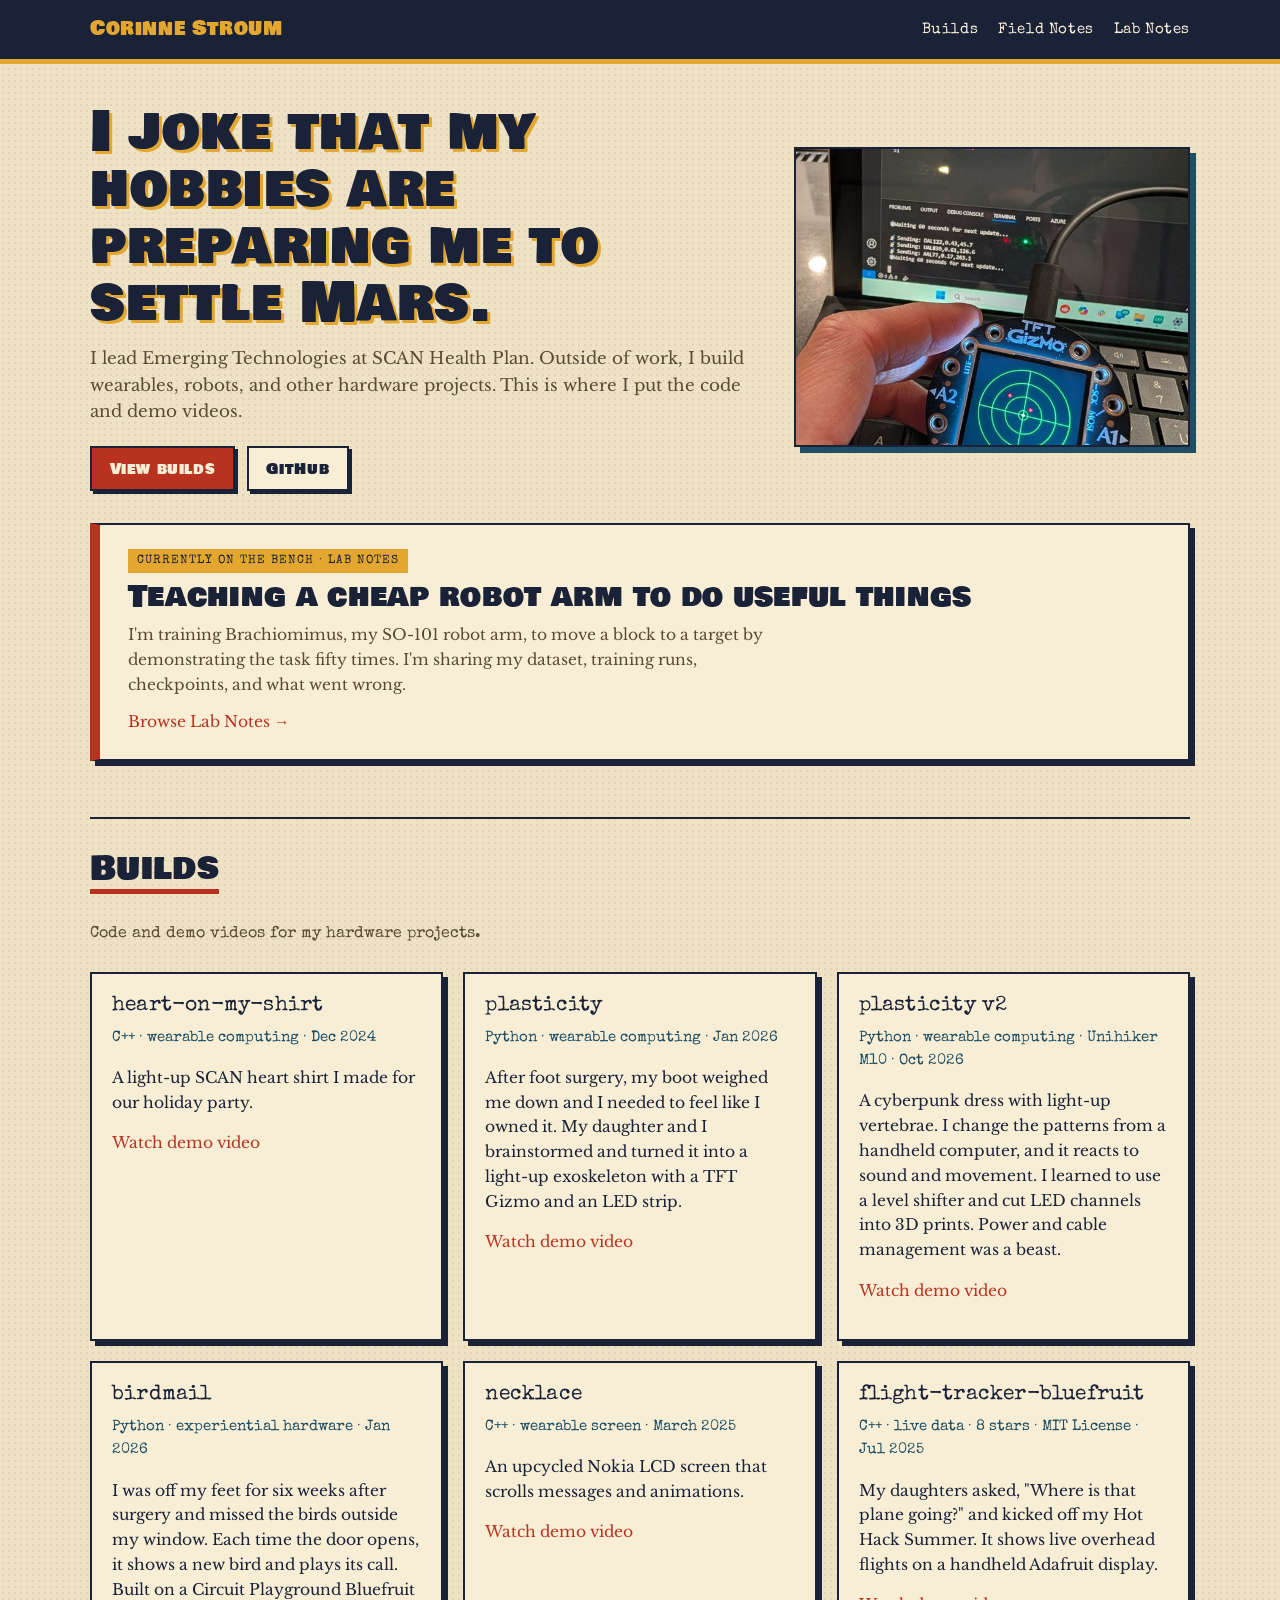
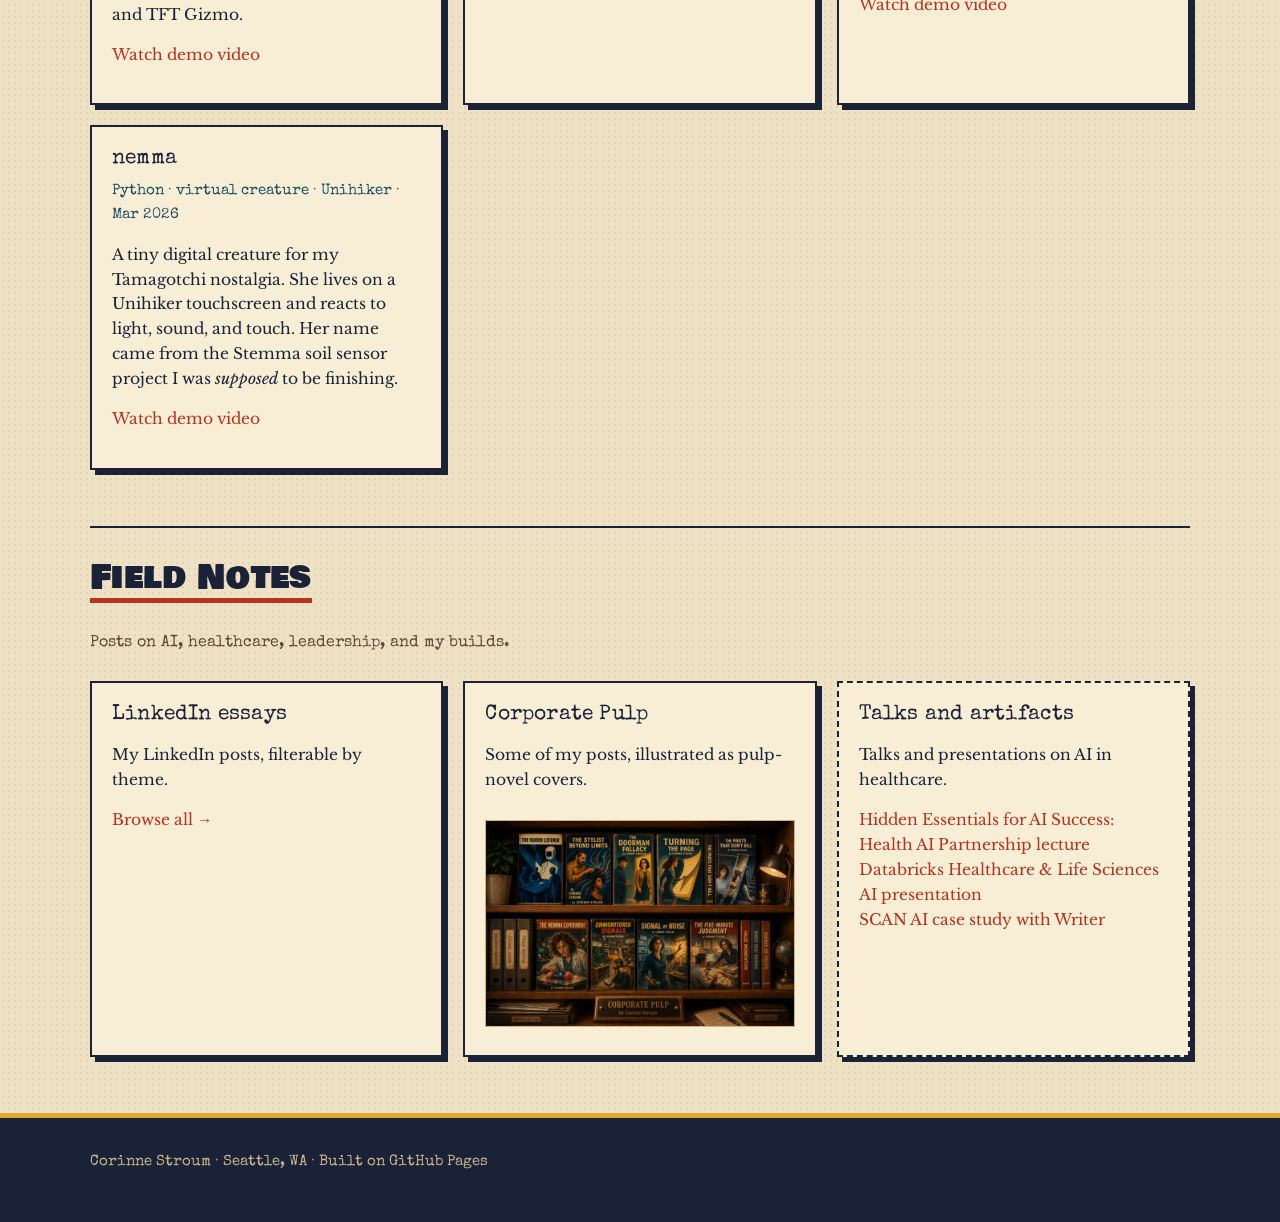
<file: index.html>
<!DOCTYPE html>
<html lang="en">
<head>
  <meta charset="UTF-8" />
  <meta name="viewport" content="width=device-width, initial-scale=1.0" />
  <title>Corinne Stroum</title>
  <style>
    :root {
      --bg: #f7f4ec;
      --paper: #fffdf8;
      --ink: #1c1c1c;
      --muted: #5f5a52;
      --line: #d8d0c2;
      --accent: #1f3c88;
      --max: 1100px;
    }

    * {
      box-sizing: border-box;
    }

    html {
      scroll-behavior: smooth;
    }

    body {
      margin: 0;
      font-family: Georgia, "Times New Roman", serif;
      background: var(--bg);
      color: var(--ink);
      line-height: 1.6;
    }

    a {
      color: var(--accent);
      text-decoration: none;
    }

    a:hover {
      text-decoration: underline;
    }

    .wrap {
      width: min(92%, var(--max));
      margin: 0 auto;
    }

    header {
      border-bottom: 1px solid var(--line);
      background: rgba(255, 253, 248, 0.92);
      position: sticky;
      top: 0;
      backdrop-filter: blur(8px);
    }

    nav {
      display: flex;
      justify-content: space-between;
      align-items: center;
      padding: 1rem 0;
      gap: 1rem;
    }

    nav .name {
      font-size: 1.1rem;
      font-weight: bold;
      letter-spacing: 0.02em;
    }

    nav ul {
      list-style: none;
      display: flex;
      gap: 1.25rem;
      padding: 0;
      margin: 0;
      flex-wrap: wrap;
    }

    .hero {
      padding: 2.5rem 0 2rem;
      display: grid;
      grid-template-columns: 1.7fr 1fr;
      gap: 2rem;
      align-items: center;
    }

    .hero-image img {
      width: 100%;
      height: auto;
      max-height: 300px;
      object-fit: cover;
      border: 1px solid var(--line);
      display: block;
    }

    @media (max-width: 760px) {
      .hero {
        grid-template-columns: 1fr;
      }
      .hero-image {
        order: -1;
      }
    }

    .hero h1 {
      font-size: clamp(1.9rem, 4vw, 3.1rem);
      line-height: 1.1;
      margin: 0 0 0.85rem;
      max-width: 14ch;
    }

    .hero p {
      max-width: 52rem;
      font-size: 1.05rem;
      color: var(--muted);
      margin: 0 0 1.25rem;
    }

    .hero-links {
      display: flex;
      flex-wrap: wrap;
      gap: 0.75rem;
    }

    .feature {
      background: var(--paper);
      border: 1px solid var(--line);
      padding: 1.5rem 1.75rem;
    }

    .feature .kicker {
      text-transform: uppercase;
      letter-spacing: 0.08em;
      font-size: 0.78rem;
      color: var(--accent);
      margin-bottom: 0.5rem;
    }

    .feature h2 {
      font-size: clamp(1.4rem, 2.5vw, 1.8rem);
      line-height: 1.2;
      margin: 0 0 0.6rem;
    }

    .feature p {
      color: var(--muted);
      margin: 0 0 0.75rem;
      max-width: 60ch;
    }

    .button {
      display: inline-block;
      padding: 0.7rem 1rem;
      border: 1px solid var(--ink);
      background: var(--paper);
      color: var(--ink);
    }

    .button.primary {
      background: var(--ink);
      color: var(--paper);
    }

    section {
      padding: 2rem 0 3.5rem;
      border-top: 1px solid var(--line);
    }

    section h2 {
      font-size: 2rem;
      margin: 0 0 0.75rem;
    }

    .section-intro {
      color: var(--muted);
      max-width: 48rem;
      margin-bottom: 1.5rem;
    }

    .grid {
      display: grid;
      grid-template-columns: repeat(auto-fit, minmax(280px, 1fr));
      gap: 1.25rem;
    }

    .card {
      background: var(--paper);
      border: 1px solid var(--line);
      padding: 1.25rem;
      min-height: 220px;
    }

    .card h3 {
      margin-top: 0;
      margin-bottom: 0.5rem;
      font-size: 1.25rem;
    }

    .meta {
      font-size: 0.92rem;
      color: var(--muted);
      margin-bottom: 0.75rem;
    }

    .placeholder {
      border: 1px dashed var(--line);
      background: rgba(255,255,255,0.45);
    }

    footer {
      border-top: 1px solid var(--line);
      padding: 2rem 0 3rem;
      color: var(--muted);
      font-size: 0.95rem;
    }
  </style>
  <link rel="stylesheet" href="pulp.css" />
</head>
<body>
  <header>
    <div class="wrap">
      <nav>
        <div class="name">Corinne Stroum</div>
        <ul>
          <li><a href="#builds">Builds</a></li>
          <li><a href="#field-notes">Field Notes</a></li>
          <li><a href="lab-notes.html">Lab Notes</a></li>
        </ul>
      </nav>
    </div>
  </header>

  <main class="wrap">
    <section class="hero" id="top" style="border-top: none;">
      <div>
        <h1>I joke that my hobbies are preparing me to settle Mars.</h1>
        <p>
          I lead Emerging Technologies at SCAN Health Plan. Outside of work, I build wearables,
          robots, and other hardware projects. This is where I put the code and demo videos.
        </p>
        <div class="hero-links">
          <a class="button primary" href="#builds">View builds</a>
          <a class="button" href="https://github.com/cpstroum" target="_blank" rel="noreferrer">GitHub</a>
        </div>
      </div>
      <div class="hero-image">
        <img src="featured_images/flight-tracker-hero.jpg" alt="Holding a TFT Gizmo display showing a live flight radar, built on the flight-tracker-bluefruit project"/>
      </div>
    </section>

    <section id="featured" style="border-top: none; padding-top: 0;">
      <div class="feature">
        <div class="kicker">Currently on the bench · Lab Notes</div>
        <h2>Teaching a cheap robot arm to do useful things</h2>
        <p>
          I'm training Brachiomimus, my SO-101 robot arm, to move a block to a target by demonstrating
          the task fifty times. I'm sharing my dataset, training runs, checkpoints, and what went wrong.
        </p>
        <a href="lab-notes.html">Browse Lab Notes →</a>
      </div>
    </section>

    <section id="builds">
      <h2>Builds</h2>
      <p class="section-intro">
        Code and demo videos for my hardware projects.
      </p>

      <div class="grid">
        <article class="card">
          <h3><a href="https://github.com/cpstroum/heart-on-my-shirt" target="_blank" rel="noreferrer">heart-on-my-shirt</a></h3>
          <div class="meta">C++ · wearable computing · Dec 2024</div>
          <p>
            A light-up SCAN heart shirt I made for our holiday party.
          </p>
          <p><a href="https://www.youtube.com/shorts/X5aVGgbqIVI?feature=share" target="_blank" rel="noreferrer">Watch demo video</a></p>          
        </article>

        <article class="card">
          <h3><a href="https://github.com/cpstroum/plasticity" target="_blank" rel="noreferrer">plasticity</a></h3>
          <div class="meta">Python · wearable computing · Jan 2026</div>
          <p>
            After foot surgery, my boot weighed me down and I needed to feel like I owned it. My daughter and I
            brainstormed and turned it into a light-up exoskeleton with a TFT Gizmo and an LED strip.
          </p>
          <p><a href="https://youtube.com/shorts/4lvDuCM7rYA?feature=share" target="_blank" rel="noreferrer">Watch demo video</a></p>
        </article>

        <article class="card">
          <h3><a href="https://github.com/cpstroum/plasticity-v2" target="_blank" rel="noreferrer">plasticity v2</a></h3>
          <div class="meta">Python · wearable computing · Unihiker M10 · Oct 2026</div>
          <p>
            A cyberpunk dress with light-up vertebrae. I change the patterns from a handheld computer, and it reacts
            to sound and movement. I learned to use a level shifter and cut LED channels into 3D prints. Power and
            cable management was a beast.
          </p>
          <p><a href="https://www.youtube.com/shorts/pFBPZOs3zG8" target="_blank" rel="noreferrer">Watch demo video</a></p>
        </article>

        <article class="card">
          <h3><a href="https://github.com/cpstroum/birdmail" target="_blank" rel="noreferrer">birdmail</a></h3>
          <div class="meta">Python · experiential hardware · Jan 2026</div>
          <p>
            I was off my feet for six weeks after surgery and missed the birds outside my window. Each time the
            door opens, it shows a new bird and plays its call. Built on a Circuit Playground Bluefruit and TFT Gizmo.
          </p>
          <p><a href="https://youtube.com/shorts/HmwSf9EpsDc" target="_blank" rel="noreferrer">Watch demo video</a></p>
        </article>
        <article class="card">
          <h3>necklace</h3>
          <div class="meta">C++ · wearable screen · March 2025</div>
          <p>
            An upcycled Nokia LCD screen that scrolls messages and animations.
          </p>
          <p><a href="https://www.youtube.com/shorts/i9IcgzRyMqg?feature=share" target="_blank" rel="noreferrer">Watch demo video</a></p>
        </article>
        <article class="card">
          <h3><a href="https://github.com/cpstroum/flight-tracker-bluefruit" target="_blank" rel="noreferrer">flight-tracker-bluefruit</a></h3>
          <div class="meta">C++ · live data · 8 stars · MIT License · Jul 2025</div>
          <p>
            My daughters asked, "Where is that plane going?" and kicked off my Hot Hack Summer. It shows live
            overhead flights on a handheld Adafruit display.
          </p>
          <p><a href="https://youtube.com/shorts/nHk_PbUhS0o" target="_blank" rel="noreferrer">Watch demo video</a></p>
        </article>

        <article class="card">
          <h3><a href="https://github.com/cpstroum/nemma" target="_blank" rel="noreferrer">nemma</a></h3>
          <div class="meta">Python · virtual creature · Unihiker · Mar 2026</div>
          <p>
            A tiny digital creature for my Tamagotchi nostalgia. She lives on a Unihiker touchscreen and reacts to
            light, sound, and touch. Her name came from the Stemma soil sensor project I was <em>supposed</em> to be finishing.
          </p>
          <p><a href="https://youtube.com/shorts/nHk_PbUhS0o?si=_15LoXSzSo2UAEq4" target="_blank" rel="noreferrer">Watch demo video</a></p>
        </article>
      </div>
    </section>

    <section id="field-notes">
      <h2>Field Notes</h2>
      <p class="section-intro">
        Posts on AI, healthcare, leadership, and my builds.
      </p>

      <div class="grid">
        <article class="card">
          <h3><a href="writing.html">LinkedIn essays</a></h3>
          <p>My LinkedIn posts, filterable by theme.</p>
          <p style="margin-top:0.75rem"><a href="writing.html">Browse all →</a></p>
        </article>
        
        <article class="card">
          <h3>Corporate Pulp</h3>
          <p>
            Some of my posts, illustrated as pulp-novel covers.
          </p>
          <a href="writing.html?theme=Corporate%20Pulp"><img src="featured_images/bookshelf.png" alt="Shelf of illustrated pulp-novel covers titled Corporate Pulp by Corinne Stroum" style="width:100%; height:auto; border:1px solid var(--line); margin-top:0.75rem;"/></a>
        </article>

        <article class="card placeholder">
          <h3>Talks and artifacts</h3>
          <p>
            Talks and presentations on AI in healthcare.
          </p>
          <p>
            <a href="https://healthaipartnership.org/insight/hidden-essentials-for-ai-success" target="_blank" rel="noreferrer">Hidden Essentials for AI Success: Health AI Partnership lecture</a><br>
            <a href="https://youtu.be/_m02m-4pzvY" target="_blank" rel="noreferrer">Databricks Healthcare & Life Sciences AI presentation</a><br>
            <a href="https://writer.com/blog/scan-customer-story/" target="_blank" rel="noreferrer">SCAN AI case study with Writer</a>
          </p>
        </article>
      </div>
    </section>

  </main>

  <footer>
    <div class="wrap">
      Corinne Stroum · Seattle, WA · Built on GitHub Pages
    </div>
  </footer>
</body>
</html>
</file>
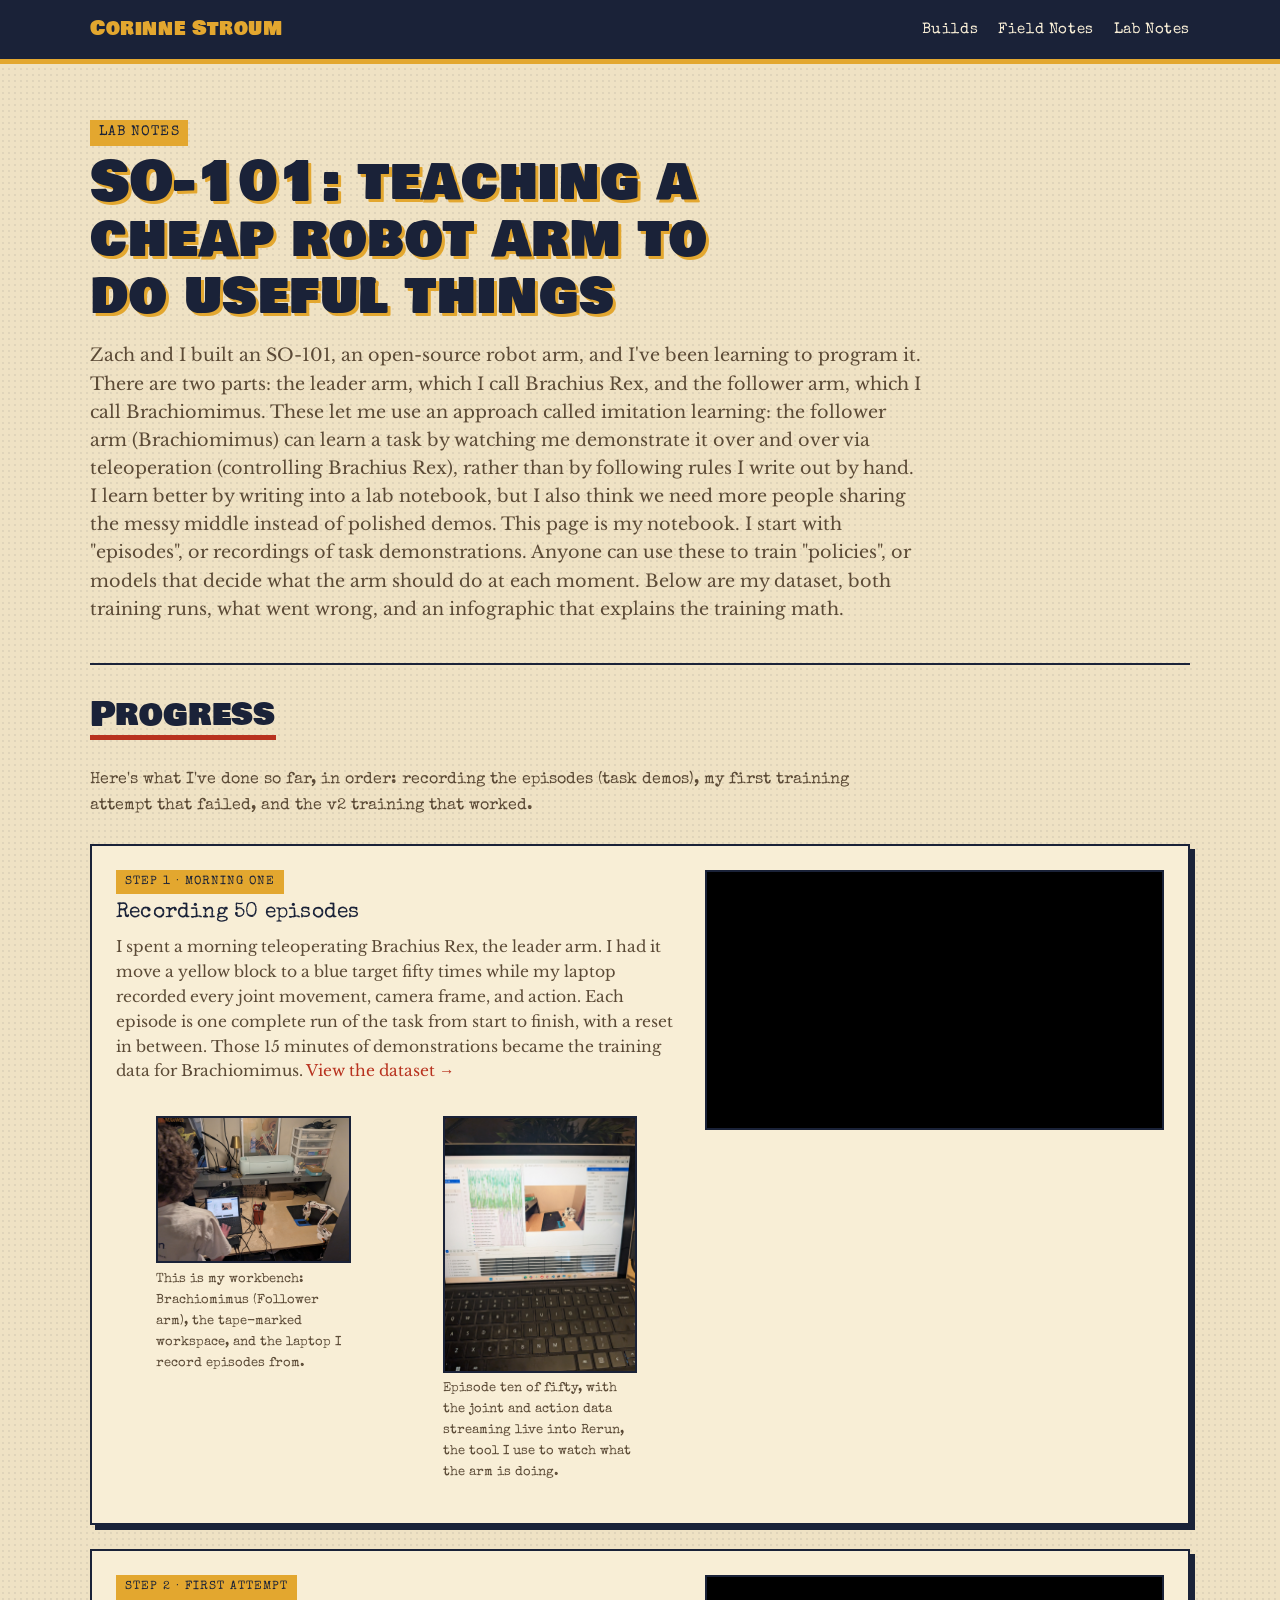
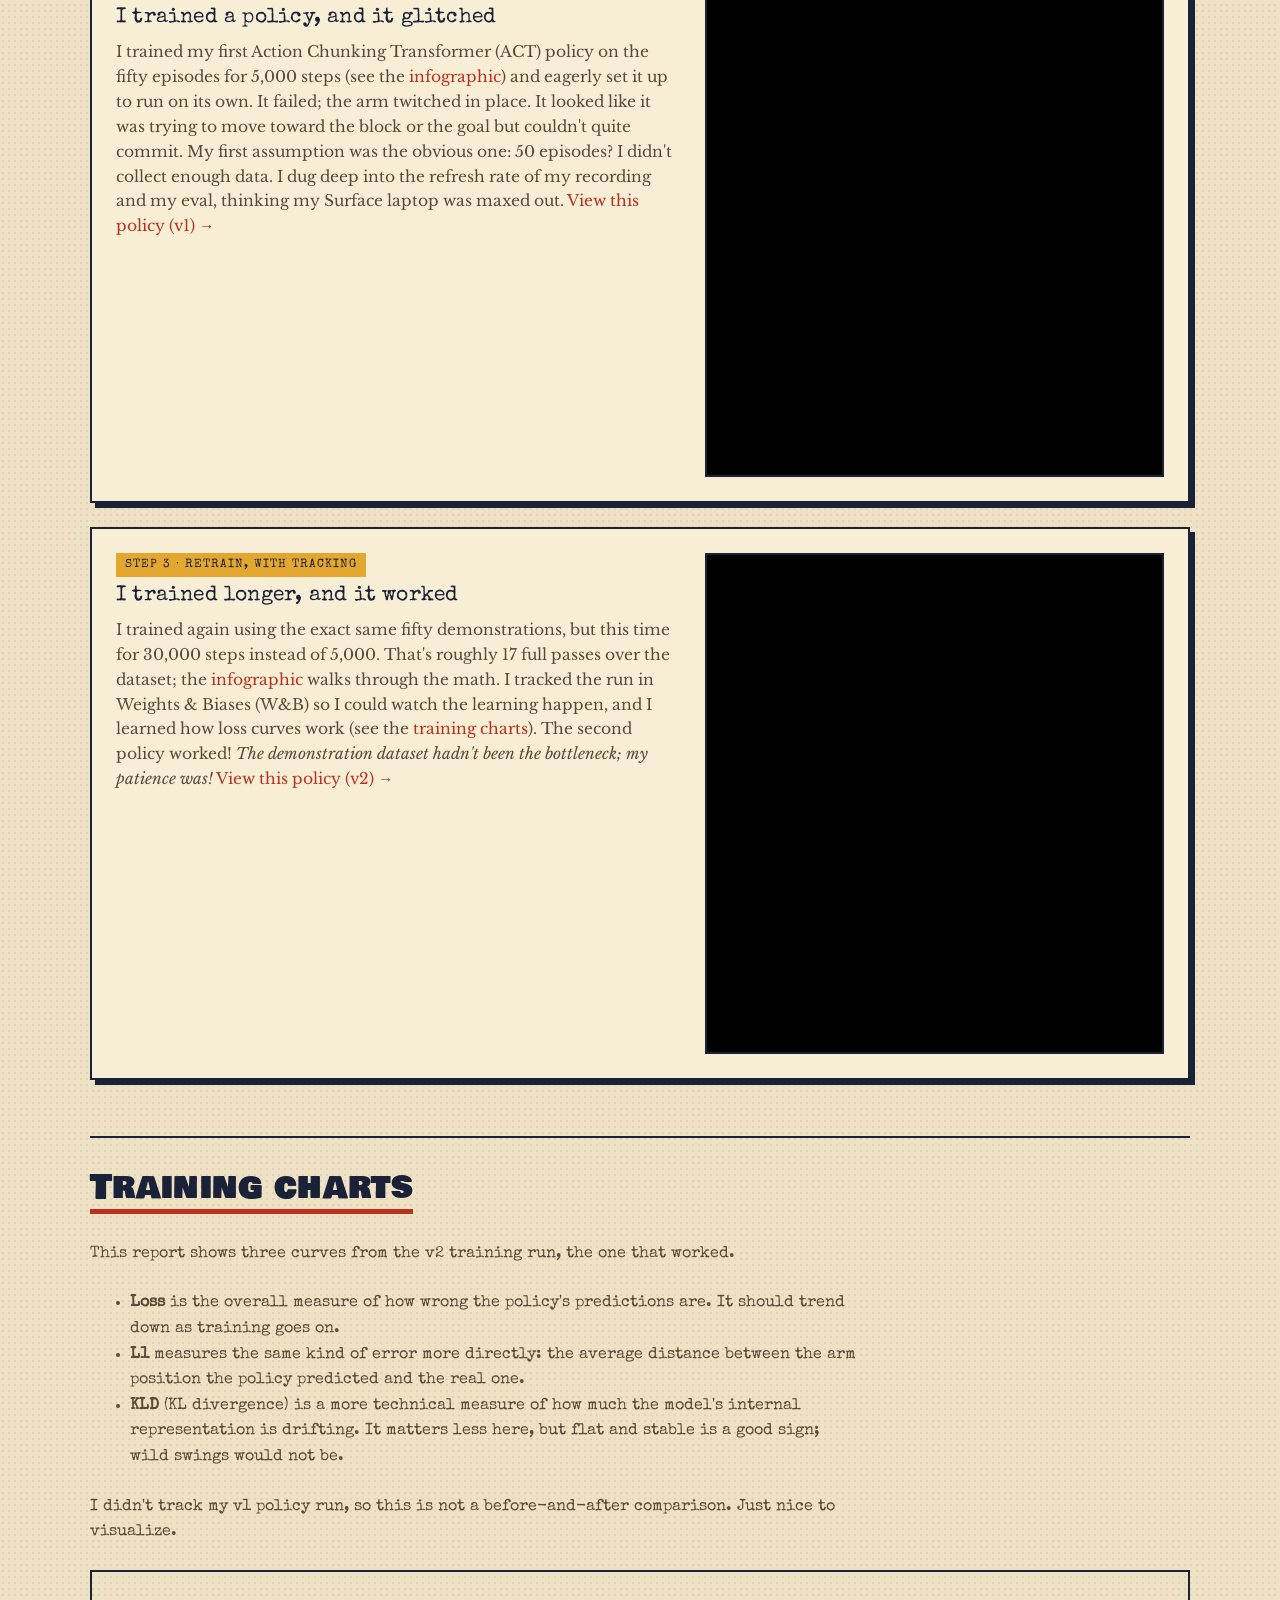
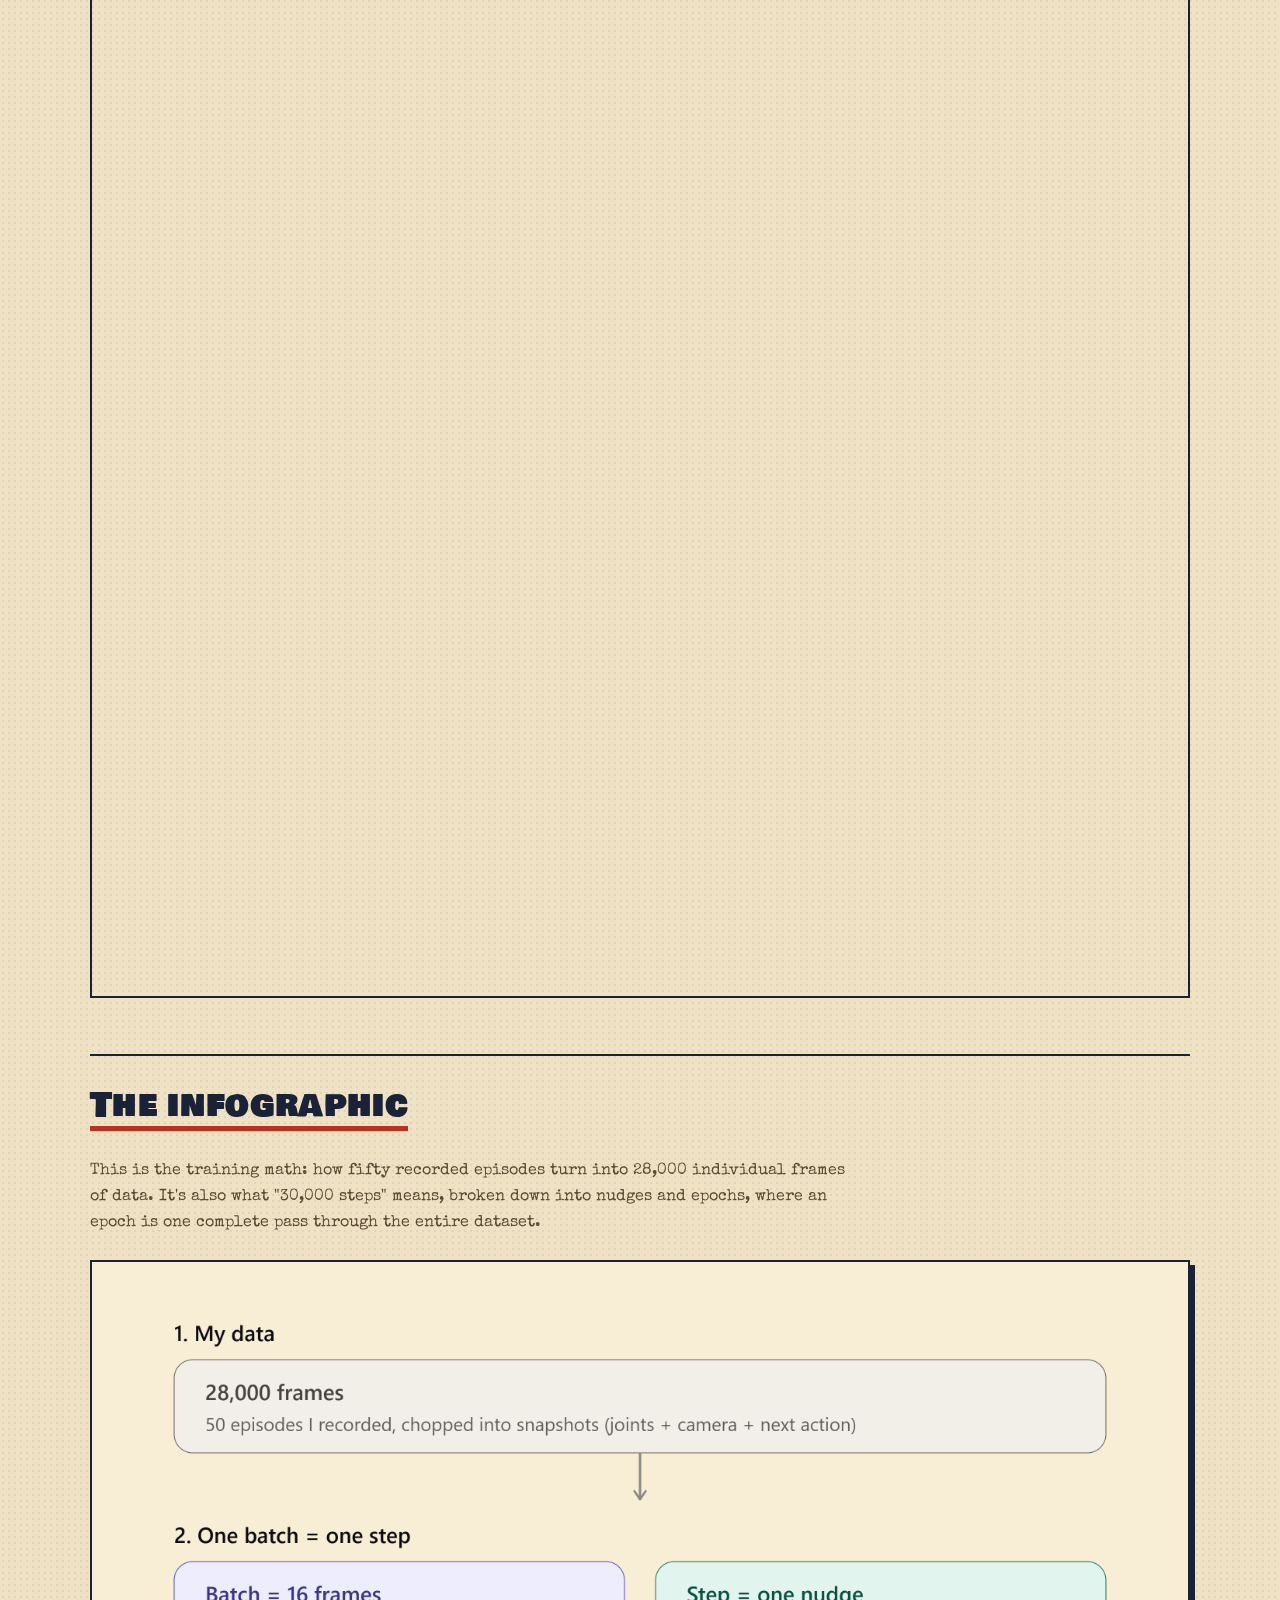
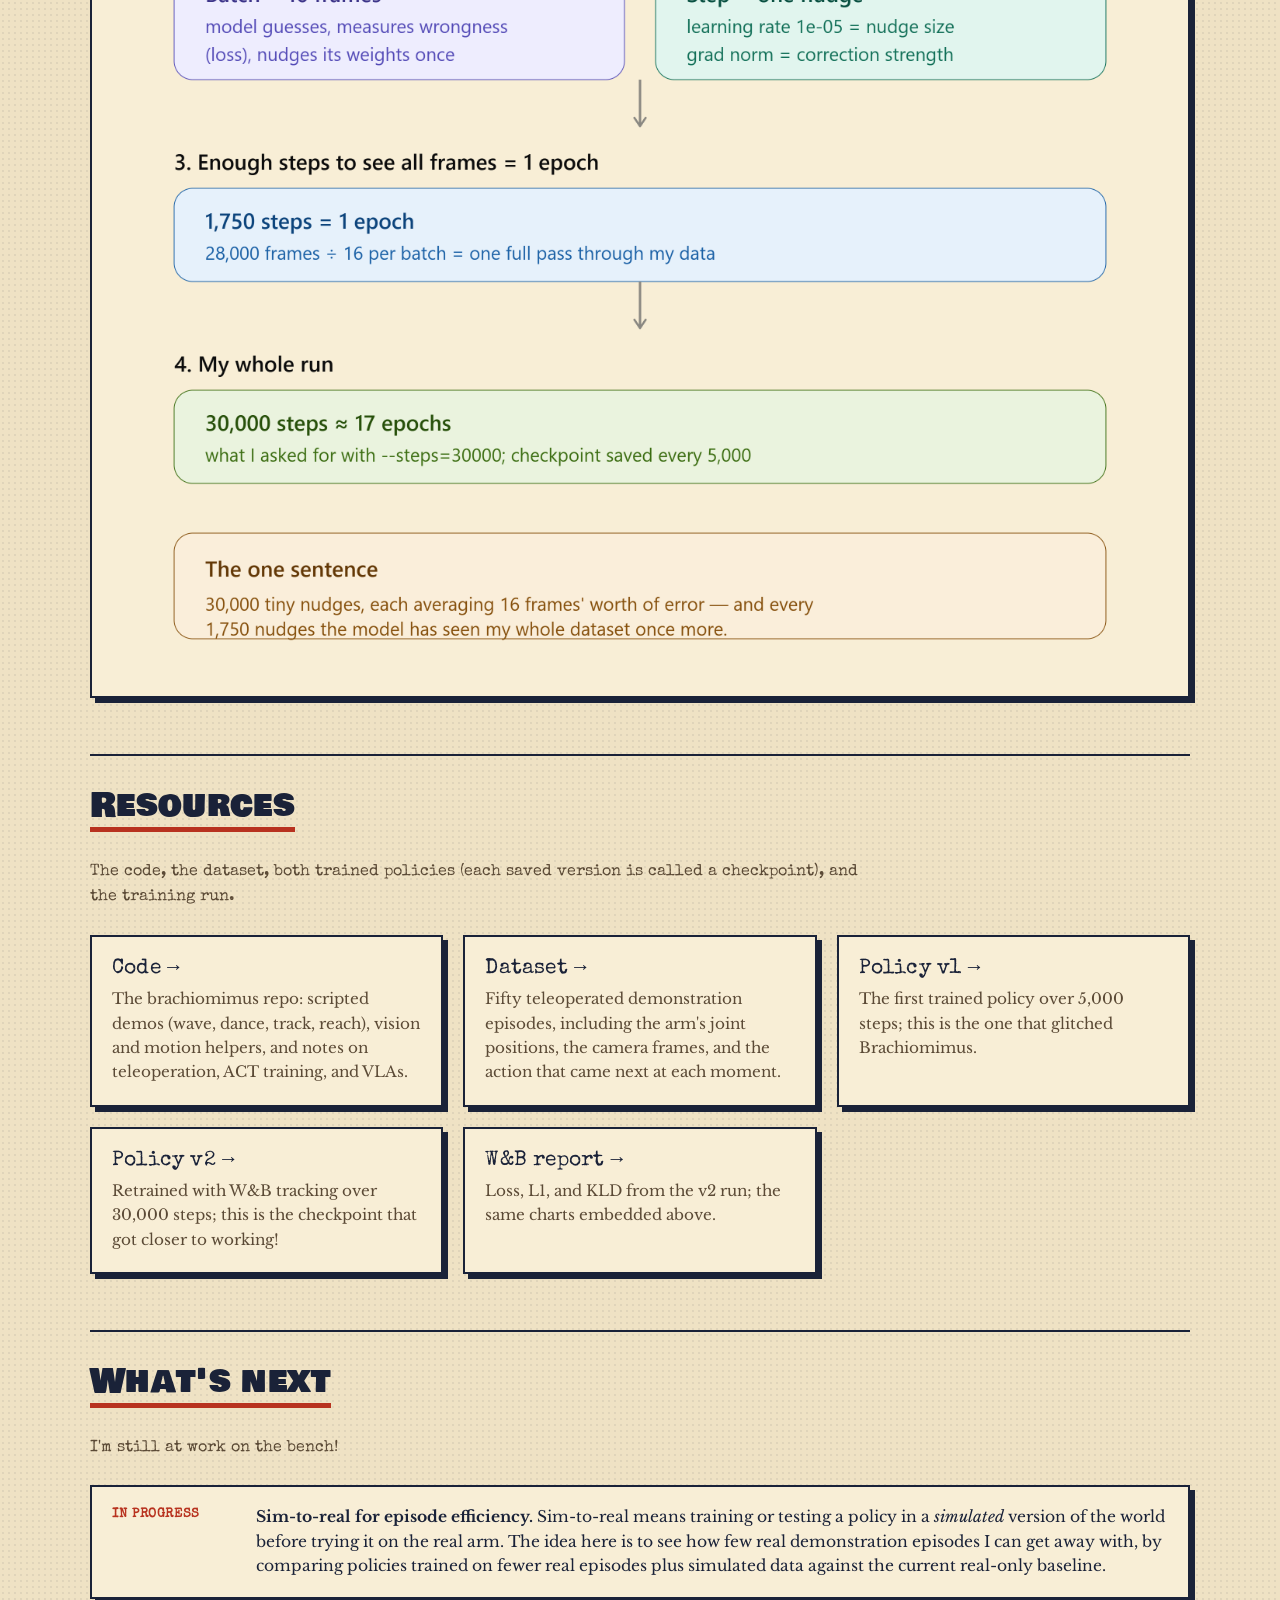
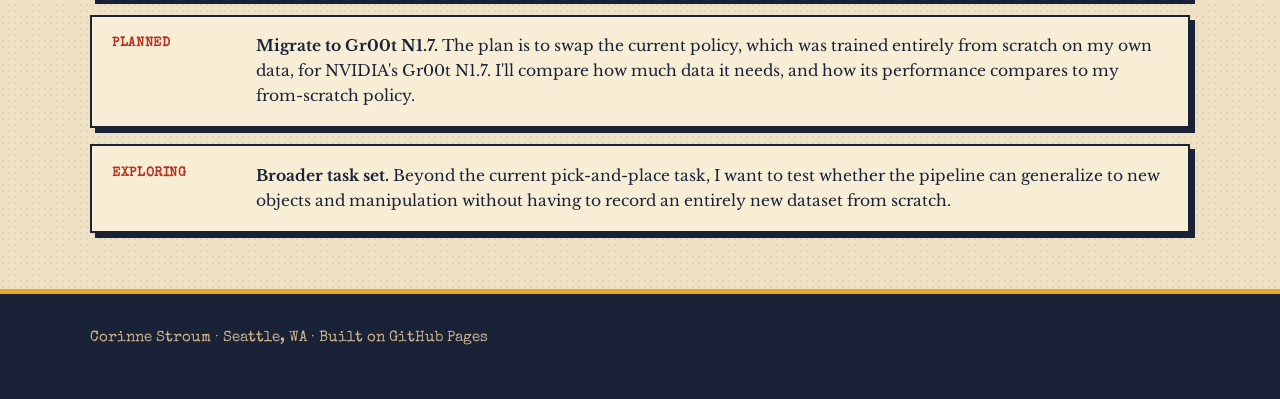
<file: lab-notes.html>
<!DOCTYPE html>
<html lang="en">
<head>
  <meta charset="UTF-8" />
  <meta name="viewport" content="width=device-width, initial-scale=1.0" />
  <title>Lab Notes: SO-101 · Corinne Stroum</title>
  <style>
    :root {
      --bg: #f7f4ec;
      --paper: #fffdf8;
      --ink: #1c1c1c;
      --muted: #5f5a52;
      --line: #d8d0c2;
      --accent: #1f3c88;
      --max: 1100px;
    }

    * {
      box-sizing: border-box;
    }

    html {
      scroll-behavior: smooth;
    }

    body {
      margin: 0;
      font-family: Georgia, "Times New Roman", serif;
      background: var(--bg);
      color: var(--ink);
      line-height: 1.6;
    }

    a {
      color: var(--accent);
      text-decoration: none;
    }

    a:hover {
      text-decoration: underline;
    }

    .wrap {
      width: min(92%, var(--max));
      margin: 0 auto;
    }

    header {
      border-bottom: 1px solid var(--line);
      background: rgba(255, 253, 248, 0.92);
      position: sticky;
      top: 0;
      backdrop-filter: blur(8px);
    }

    nav {
      display: flex;
      justify-content: space-between;
      align-items: center;
      padding: 1rem 0;
      gap: 1rem;
    }

    nav .name {
      font-size: 1.1rem;
      font-weight: bold;
      letter-spacing: 0.02em;
    }

    nav ul {
      list-style: none;
      display: flex;
      gap: 1.25rem;
      padding: 0;
      margin: 0;
      flex-wrap: wrap;
    }

    .hero {
      padding: 3.5rem 0 2.5rem;
    }

    .hero .kicker {
      text-transform: uppercase;
      letter-spacing: 0.08em;
      font-size: 0.85rem;
      color: var(--muted);
      margin-bottom: 0.5rem;
    }

    .hero h1 {
      font-size: clamp(2.2rem, 5vw, 3.4rem);
      line-height: 1.1;
      margin: 0 0 1rem;
      max-width: 22ch;
    }

    .hero p {
      max-width: 52rem;
      font-size: 1.1rem;
      color: var(--muted);
      margin: 0;
    }

    section {
      padding: 2rem 0 3.5rem;
      border-top: 1px solid var(--line);
    }

    section h2 {
      font-size: 1.9rem;
      margin: 0 0 0.75rem;
    }

    .section-intro {
      color: var(--muted);
      max-width: 48rem;
      margin-bottom: 1.5rem;
    }

    .grid {
      display: grid;
      grid-template-columns: repeat(auto-fit, minmax(280px, 1fr));
      gap: 1.25rem;
    }

    .card {
      background: var(--paper);
      border: 1px solid var(--line);
      padding: 1.25rem;
    }

    .card h3 {
      margin-top: 0;
      margin-bottom: 0.5rem;
      font-size: 1.2rem;
    }

    .meta {
      font-size: 0.88rem;
      color: var(--muted);
      margin-bottom: 0.75rem;
    }

    .placeholder {
      border: 1px dashed var(--line);
      background: rgba(255,255,255,0.45);
      color: var(--muted);
      display: flex;
      flex-direction: column;
      align-items: center;
      justify-content: center;
      text-align: center;
      min-height: 180px;
      font-size: 0.95rem;
    }

    .placeholder .tag {
      text-transform: uppercase;
      letter-spacing: 0.06em;
      font-size: 0.75rem;
      margin-bottom: 0.4rem;
    }

    .media-grid {
      display: grid;
      grid-template-columns: repeat(auto-fit, minmax(260px, 1fr));
      gap: 1.25rem;
    }

    .media-grid figure {
      margin: 0;
    }

    .media-grid img,
    .media-grid video {
      width: 100%;
      height: auto;
      display: block;
      border: 1px solid var(--line);
      background: #000;
    }

    .media-grid figcaption {
      font-size: 0.88rem;
      color: var(--muted);
      margin-top: 0.5rem;
    }

    .story {
      display: grid;
      gap: 1.5rem;
    }

    .beat {
      display: grid;
      grid-template-columns: 1.1fr 0.9fr;
      gap: 1.75rem;
      align-items: start;
      background: var(--paper);
      border: 1px solid var(--line);
      padding: 1.5rem;
    }

    .beat .kicker {
      text-transform: uppercase;
      letter-spacing: 0.06em;
      font-size: 0.78rem;
      color: var(--accent);
      margin-bottom: 0.4rem;
    }

    .beat h3 {
      font-size: 1.35rem;
      margin: 0 0 0.6rem;
    }

    .beat p {
      color: var(--muted);
      margin: 0;
    }

    .beat .photos {
      display: grid;
      grid-template-columns: 1fr 1fr;
      gap: 0.75rem;
      margin-top: 1rem;
    }

    .beat .photos img {
      width: 100%;
      height: auto;
      display: block;
      border: 1px solid var(--line);
    }

    .beat .photos figcaption,
    .beat p + figcaption {
      font-size: 0.82rem;
      color: var(--muted);
      margin-top: 0.35rem;
    }

    .video-embed {
      border: 1px solid var(--line);
      background: #000;
    }

    .video-embed iframe {
      width: 100%;
      aspect-ratio: 16 / 9;
      display: block;
      border: 0;
    }

    .video-embed.portrait iframe {
      aspect-ratio: 9 / 16;
      max-width: 280px;
      margin: 0 auto;
    }

    .wandb-embed {
      border: 1px solid var(--line);
      line-height: 0;
    }

    .wandb-embed iframe {
      border: none;
      width: 100%;
      height: 1024px;
      display: block;
    }

    @media (max-width: 700px) {
      .beat {
        grid-template-columns: 1fr;
      }
    }

    .infographic-frame {
      border: 1px solid var(--line);
      background: var(--paper);
      padding: 1.25rem;
    }

    .infographic-frame img {
      width: 100%;
      height: auto;
      display: block;
    }

    .resource-list {
      list-style: none;
      margin: 0;
      padding: 0;
      display: grid;
      grid-template-columns: repeat(auto-fit, minmax(280px, 1fr));
      gap: 1.25rem;
    }

    .resource-list li {
      background: var(--paper);
      border: 1px solid var(--line);
      padding: 1.25rem;
    }

    .resource-list h3 {
      margin: 0 0 0.35rem;
      font-size: 1.1rem;
    }

    .resource-list p {
      margin: 0;
      color: var(--muted);
      font-size: 0.95rem;
    }

    .roadmap {
      display: grid;
      gap: 1rem;
    }

    .roadmap-item {
      display: grid;
      grid-template-columns: 8rem 1fr;
      gap: 1rem;
      background: var(--paper);
      border: 1px solid var(--line);
      padding: 1.1rem 1.25rem;
    }

    .roadmap-item .status {
      font-size: 0.8rem;
      text-transform: uppercase;
      letter-spacing: 0.05em;
      color: var(--accent);
      font-weight: bold;
    }

    @media (max-width: 640px) {
      .roadmap-item {
        grid-template-columns: 1fr;
      }
    }

    footer {
      border-top: 1px solid var(--line);
      padding: 2rem 0 3rem;
      color: var(--muted);
      font-size: 0.95rem;
    }
  </style>
  <link rel="stylesheet" href="pulp.css" />
</head>
<body>
  <header>
    <div class="wrap">
      <nav>
        <div class="name"><a href="index.html" style="color:inherit">Corinne Stroum</a></div>
        <ul>
          <li><a href="index.html#builds">Builds</a></li>
          <li><a href="writing.html">Field Notes</a></li>
          <li><a href="lab-notes.html">Lab Notes</a></li>
        </ul>
      </nav>
    </div>
  </header>

  <main class="wrap">
    <section class="hero" style="border-top: none;">
      <div class="kicker">Lab Notes</div>
      <h1>SO-101: teaching a cheap robot arm to do useful things</h1>
      <p>
        Zach and I built an SO-101, an open-source robot arm, and I've been learning to program it. There
        are two parts: the leader arm, which I call Brachius Rex, and the follower arm, which I call Brachiomimus.
        
        These let me use an approach called imitation learning: the follower arm (Brachiomimus) can learn a 
        task by watching me demonstrate it over and over via teleoperation (controlling Brachius Rex), rather
        than by following rules I write out by hand. I learn better by writing into a lab notebook, but I also
        think we need more people sharing the messy middle instead of polished demos. This page is my notebook.
        
        I start with "episodes", or recordings of task demonstrations. Anyone can use these to train "policies", or
        models that decide what the arm should do at each moment. Below are my dataset, both training runs, what
        went wrong, and an infographic that explains the training math.
      </p>
    </section>

    <section id="progress">
      <h2>Progress</h2>
      <p class="section-intro">
        Here's what I've done so far, in order: recording the episodes (task demos), my first training attempt that
        failed, and the v2 training that worked.
      </p>

      <div class="story">
        <article class="beat">
          <div>
            <div class="kicker">Step 1 · Morning one</div>
            <h3>Recording 50 episodes</h3>
            <p>
              I spent a morning teleoperating Brachius Rex, the leader arm. I had it move a yellow block to a blue
              target fifty times while my laptop recorded every joint movement, camera frame, and action. Each
              episode is one complete run of the task from start to finish, with a reset in between. Those 15
              minutes of demonstrations became the training data for Brachiomimus.
              <a href="https://huggingface.co/datasets/cpstroum/so101-brachiomimus-50ep" target="_blank" rel="noreferrer">View the dataset →</a>
            </p>
            <div class="photos">
              <figure>
                <img src="featured_images/so101-workspace.jpg" alt="Home workbench with the SO-101 follower arm on a tape-marked mat, a recording laptop, and maker gear on the shelf above" />
                <figcaption>This is my workbench: Brachiomimus (Follower arm), the tape-marked workspace, and the laptop I record episodes from.</figcaption>
              </figure>
              <figure>
                <img src="featured_images/so101-training-rerun.jpg" alt="Laptop showing a terminal encoding episodes next to the Rerun viewer with joint/action plots and the front camera feed" />
                <figcaption>Episode ten of fifty, with the joint and action data streaming live into Rerun, the tool I use to watch what the arm is doing.</figcaption>
              </figure>
            </div>
          </div>
          <div class="video-embed">
            <iframe src="https://www.youtube.com/embed/sjnnFQAO8gw" title="Recording SO-101 demonstration episodes" allowfullscreen loading="lazy"></iframe>
          </div>
        </article>

        <article class="beat">
          <div>
            <div class="kicker">Step 2 · First attempt</div>
            <h3>I trained a policy, and it glitched</h3>
            <p>
              I trained my first Action Chunking Transformer (ACT) policy on the fifty episodes for 5,000 steps
              (see the <a href="#infographic">infographic</a>) and eagerly set it up to run on its own. It failed;
              the arm twitched in place. It looked like it was trying to move toward the block or the goal but
              couldn't quite commit. My first assumption was the obvious one: 50 episodes? I didn't collect enough
              data. I dug deep into the refresh rate of my recording and my eval, thinking my Surface laptop was
              maxed out.
              <a href="https://huggingface.co/cpstroum/so101-brachiomimus-block-movement" target="_blank" rel="noreferrer">View this policy (v1) →</a>
            </p>
          </div>
          <div class="video-embed portrait">
            <iframe src="https://www.youtube.com/embed/U37baniM0o0" title="First SO-101 policy rollout, glitching off-task" allowfullscreen loading="lazy"></iframe>
          </div>
        </article>

        <article class="beat">
          <div>
            <div class="kicker">Step 3 · Retrain, with tracking</div>
            <h3>I trained longer, and it worked</h3>
            <p>
              I trained again using the exact same fifty demonstrations, but this time for 30,000 steps instead of
              5,000. That's roughly 17 full passes over the dataset; the <a href="#infographic">infographic</a> walks
              through the math. I tracked the run in Weights &amp; Biases (W&amp;B) so I could watch the learning
              happen, and I learned how loss curves work (see the <a href="#training-charts">training charts</a>).
              The second policy worked! <em>The demonstration dataset hadn't been the bottleneck; my patience was!</em>
              <a href="https://huggingface.co/cpstroum/so101-brachiomimus-block-movement-v2" target="_blank" rel="noreferrer">View this policy (v2) →</a>
            </p>
          </div>
          <div class="video-embed portrait">
            <iframe src="https://www.youtube.com/embed/iyRoyD8ZCpg" title="SO-101 policy rollout after retraining with W&B tracking" allowfullscreen loading="lazy"></iframe>
          </div>
        </article>
      </div>
    </section>

    <section id="training-charts">
      <h2>Training charts</h2>
      <p class="section-intro">
        This report shows three curves from the v2 training run, the one that worked.
      </p>
      <ul class="section-intro">
        <li><b>Loss</b> is the overall measure of how wrong the policy's predictions are. It should trend
        down as training goes on.</li>
        <li><b>L1</b> measures the same kind of error more directly: the average distance between the arm
        position the policy predicted and the real one.</li>
        <li><b>KLD</b> (KL divergence) is a more technical measure of how much the model's internal
        representation is drifting. It matters less here, but flat and stable is a good sign; wild swings
        would not be.</li>
      </ul>
      <p class="section-intro">
        
        I didn't track my v1 policy run, so this is not a before-and-after comparison. Just nice to visualize.
      </p>
      <div class="wandb-embed">
        <iframe src="https://wandb.ai/cpstroum-personal/so101-brachiomimus/reports/Block-Movement-v2-30k-steps---VmlldzoxNzQ5OTI4NA" title="W&B report: SO-101 block-movement v2, 30k steps" loading="lazy"></iframe>
      </div>
    </section>

    <section id="infographic">
      <h2>The infographic</h2>
      <p class="section-intro">
        This is the training math: how fifty recorded episodes turn into 28,000 individual frames of data. It's also what "30,000 steps" means, broken down into nudges and epochs, where an
        epoch is one complete pass through the entire dataset.
      </p>
      <div class="infographic-frame">
        <img src="featured_images/so101-infographic.png" alt="Infographic explaining the training math: 28,000 frames from 50 episodes, batch of 16 = one step, 1,750 steps = one epoch, 30,000 steps is about 17 epochs" />
      </div>
    </section>

    <section id="resources">
      <h2>Resources</h2>
      <p class="section-intro">
        The code, the dataset, both trained policies (each saved version is called a checkpoint), and the
        training run.
      </p>
      <ul class="resource-list">
        <li>
          <h3><a href="https://github.com/cpstroum/brachiomimus" target="_blank" rel="noreferrer">Code →</a></h3>
          <p>The brachiomimus repo: scripted demos (wave, dance, track, reach), vision and motion helpers, and notes on teleoperation, ACT training, and VLAs.</p>
        </li>
        <li>
          <h3><a href="https://huggingface.co/datasets/cpstroum/so101-brachiomimus-50ep" target="_blank" rel="noreferrer">Dataset →</a></h3>
          <p>Fifty teleoperated demonstration episodes, including the arm's joint positions, the camera frames, and the action that came next at each moment.</p>
        </li>
        <li>
          <h3><a href="https://huggingface.co/cpstroum/so101-brachiomimus-block-movement" target="_blank" rel="noreferrer">Policy v1 →</a></h3>
          <p>The first trained policy over 5,000 steps; this is the one that glitched Brachiomimus.</p>
        </li>
        <li>
          <h3><a href="https://huggingface.co/cpstroum/so101-brachiomimus-block-movement-v2" target="_blank" rel="noreferrer">Policy v2 →</a></h3>
          <p>Retrained with W&amp;B tracking over 30,000 steps; this is the checkpoint that got closer to working!</p>
        </li>
        <li>
          <h3><a href="https://wandb.ai/cpstroum-personal/so101-brachiomimus/reports/Block-Movement-v2-30k-steps---VmlldzoxNzQ5OTI4NA" target="_blank" rel="noreferrer">W&amp;B report →</a></h3>
          <p>Loss, L1, and KLD from the v2 run; the same charts embedded above.</p>
        </li>
      </ul>
    </section>

    <section id="whats-next">
      <h2>What's next</h2>
      <p class="section-intro">
        I'm still at work on the bench!
      </p>
      <div class="roadmap">
        <div class="roadmap-item">
          <div class="status">In progress</div>
          <div>
            <strong>Sim-to-real for episode efficiency.</strong> Sim-to-real means training or testing a policy
            in a <i>simulated</i> version of the world before trying it on the real arm. The idea here is to see how
            few real demonstration episodes I can get away with, by comparing policies trained on fewer real
            episodes plus simulated data against the current real-only baseline.
          </div>
        </div>
        <div class="roadmap-item">
          <div class="status">Planned</div>
          <div>
            <strong>Migrate to Gr00t N1.7.</strong> The plan is to swap the current policy, which was trained
            entirely from scratch on my own data, for NVIDIA's Gr00t N1.7. I'll compare how much data it needs, 
            and how its performance compares to my from-scratch policy.
          </div>
        </div>
        <div class="roadmap-item">
          <div class="status">Exploring</div>
          <div>
            <strong>Broader task set.</strong> Beyond the current pick-and-place task, I want to test whether
            the pipeline can generalize to new objects and manipulation without having to record an entirely new
            dataset from scratch.
          </div>
        </div>
      </div>
    </section>
  </main>

  <footer>
    <div class="wrap">
      Corinne Stroum · Seattle, WA · Built on GitHub Pages
    </div>
  </footer>
</body>
</html>
</file>
<file: pulp.css>
/* ─────────────────────────────────────────────────────────────
   Pulp theme — vintage sci-fi paperback overrides.
   Loaded after each page's inline <style>, so it re-skins colors
   and type without touching layout. Palette sampled from the
   Corporate Pulp covers.
   ───────────────────────────────────────────────────────────── */
@import url('https://fonts.googleapis.com/css2?family=Bowlby+One+SC&family=Libre+Baskerville:ital,wght@0,400;0,700;1,400&family=Special+Elite&display=swap');

:root {
  --bg: #efe2c4;          /* aged newsprint */
  --paper: #f8eed6;       /* fresh page */
  --ink: #1a2238;         /* midnight navy-black */
  --muted: #5b4a36;       /* sepia */
  --line: #c9b48a;        /* foxed edge */
  --accent: #b8321f;      /* pulp-cover red */
  --gold: #e3a72f;        /* title-lettering mustard */
  --teal: #1d4e63;        /* cover-sky teal */
  --accent-light: #f3d9a4;
  --tag-bg: #e7d6b0;

  --display: 'Bowlby One SC', 'Arial Black', Impact, sans-serif;
  --type: 'Special Elite', 'Courier New', monospace;
  --serif: 'Libre Baskerville', Georgia, serif;
}

/* ── Paper & body type ── */
body {
  font-family: var(--serif);
  font-size: 0.97rem;
  background-color: var(--bg);
  background-image: radial-gradient(rgba(26, 34, 56, 0.07) 1px, transparent 1.3px);
  background-size: 6px 6px;           /* faint halftone */
}

a { color: var(--accent); }
a:hover { text-decoration-color: var(--gold); text-decoration-thickness: 2px; }

/* ── Masthead ── */
header {
  background: var(--ink) !important;
  border-bottom: 5px solid var(--gold);
  z-index: 100;
}
header a, nav ul a { color: var(--paper); }
nav ul a {
  font-family: var(--type);
  font-size: 0.92rem;
  letter-spacing: 0.04em;
}
nav ul a:hover { color: var(--gold); text-decoration: none; }
nav .name, .nav-name, nav .name a, .nav-name a {
  font-family: var(--display);
  font-weight: 400;
  font-size: 1.25rem;
  letter-spacing: 0.03em;
  color: var(--gold) !important;
  line-height: 1;
}

/* ── Headlines ── */
h1, h2,
.hero h1, .page-hero h1, section h2, .feature h2 {
  font-family: var(--display);
  font-weight: 400;
  letter-spacing: 0.01em;
  color: var(--ink);
}
.hero h1, .page-hero h1 {
  font-size: clamp(2rem, 4.6vw, 3.4rem);
  line-height: 1.05;
  text-shadow: 3px 3px 0 var(--gold);
}
section h2 {
  font-size: clamp(1.6rem, 3.4vw, 2.1rem);
  line-height: 1.1;
  display: inline-block;
  border-bottom: 5px solid var(--accent);
  padding-bottom: 0.1rem;
}
/* Card titles typed out like lab file labels */
h3, .card h3, .resource-list h3, .beat h3 {
  font-family: var(--type);
  font-weight: 400;
  font-size: 1.3rem;
  line-height: 1.2;
  letter-spacing: 0.01em;
  color: var(--ink);
}
.section-intro { font-family: var(--type); font-size: 1rem; }
.feature h2 { font-size: clamp(1.4rem, 2.6vw, 1.85rem); line-height: 1.1; }
.card h3 a, .resource-list h3 a { color: var(--ink); }
.card h3 a:hover { color: var(--accent); }

/* ── Typewriter labels ── */
.kicker, .meta, .tag, .status, .filter-label, .post-count, .results-meta,
.card-theme, .card-series, figcaption, footer {
  font-family: var(--type);
  font-style: normal;
}
.feature .kicker, .beat .kicker, .hero .kicker {
  display: inline-block;
  background: var(--gold);
  color: var(--ink);
  padding: 0.15rem 0.55rem;
  letter-spacing: 0.08em;
}
.meta { color: var(--teal); }
.card-theme { color: var(--accent); }
.card-series { color: var(--teal); border-color: var(--teal); align-self: flex-start; }
.roadmap-item .status { color: var(--accent); }

/* ── Print-offset panels ── */
.card, .feature, .beat, .resource-list li, .roadmap-item, .infographic-frame {
  background: var(--paper);
  border: 2px solid var(--ink);
  box-shadow: 5px 5px 0 var(--ink);
}
.card { transition: transform 0.12s, box-shadow 0.12s; }
.card:hover {
  transform: translate(-2px, -2px);
  box-shadow: 7px 7px 0 var(--accent);
}
.feature { border-left: 10px solid var(--accent); }
.placeholder {
  background: var(--paper);
  border-style: dashed;
}

/* ── Images get a thin ink frame ── */
.hero-image img, .media-grid img, .beat .photos img, .video-embed, .wandb-embed {
  border: 2px solid var(--ink);
}
.hero-image img { box-shadow: 6px 6px 0 var(--teal); }

/* ── Buttons ── */
.button {
  font-family: var(--display);
  font-size: 0.95rem;
  letter-spacing: 0.04em;
  padding: 0.55rem 1.1rem 0.45rem;
  border: 2px solid var(--ink);
  background: var(--paper);
  color: var(--ink);
  box-shadow: 3px 3px 0 var(--ink);
}
.button.primary { background: var(--accent); color: var(--paper); }
.button:hover { text-decoration: none; transform: translate(-1px, -1px); box-shadow: 4px 4px 0 var(--ink); }

/* ── Section rules ── */
section { border-top: 2px solid var(--ink); }
.page-hero { border-bottom: 2px solid var(--ink); }

/* ── Field Notes filters ── */
.filter-bar {
  background: rgba(239, 226, 196, 0.97);
  border-bottom: 2px solid var(--ink);
}
.filter-chip {
  font-family: var(--type);
  border: 1.5px solid var(--ink);
  border-radius: 0;
  color: var(--ink);
  background: var(--paper);
}
.filter-chip:hover { border-color: var(--accent); color: var(--accent); }
.filter-chip.active { background: var(--accent); border-color: var(--ink); color: var(--paper); }
.search-wrap input {
  font-family: var(--type);
  border: 1.5px solid var(--ink);
  border-radius: 0;
}
.search-wrap input:focus { border-color: var(--accent); }
.card-image { border-bottom: 2px solid var(--ink); }
.card-image-placeholder { height: 6px; background: var(--gold); }

/* ── Footer ── */
footer {
  background: var(--ink);
  color: var(--line);
  border-top: 5px solid var(--gold);
}
footer a { color: var(--gold); }

/* ── Fit-and-finish ── */
.hero h1 { max-width: 18ch; }
.feature .kicker, .beat .kicker, .hero .kicker { display: block; width: fit-content; }
.feature h2 { display: block; border-bottom: none; padding-bottom: 0; }
.filter-bar { top: 63px; }
nav .name, .nav-name { white-space: nowrap; }
@media (max-width: 520px) {
  nav .name, .nav-name { font-size: 1.05rem; }
  nav ul { gap: 0.7rem; }
  nav ul a { font-size: 0.78rem; }
  .hero h1 { max-width: none; }
}
</file>
